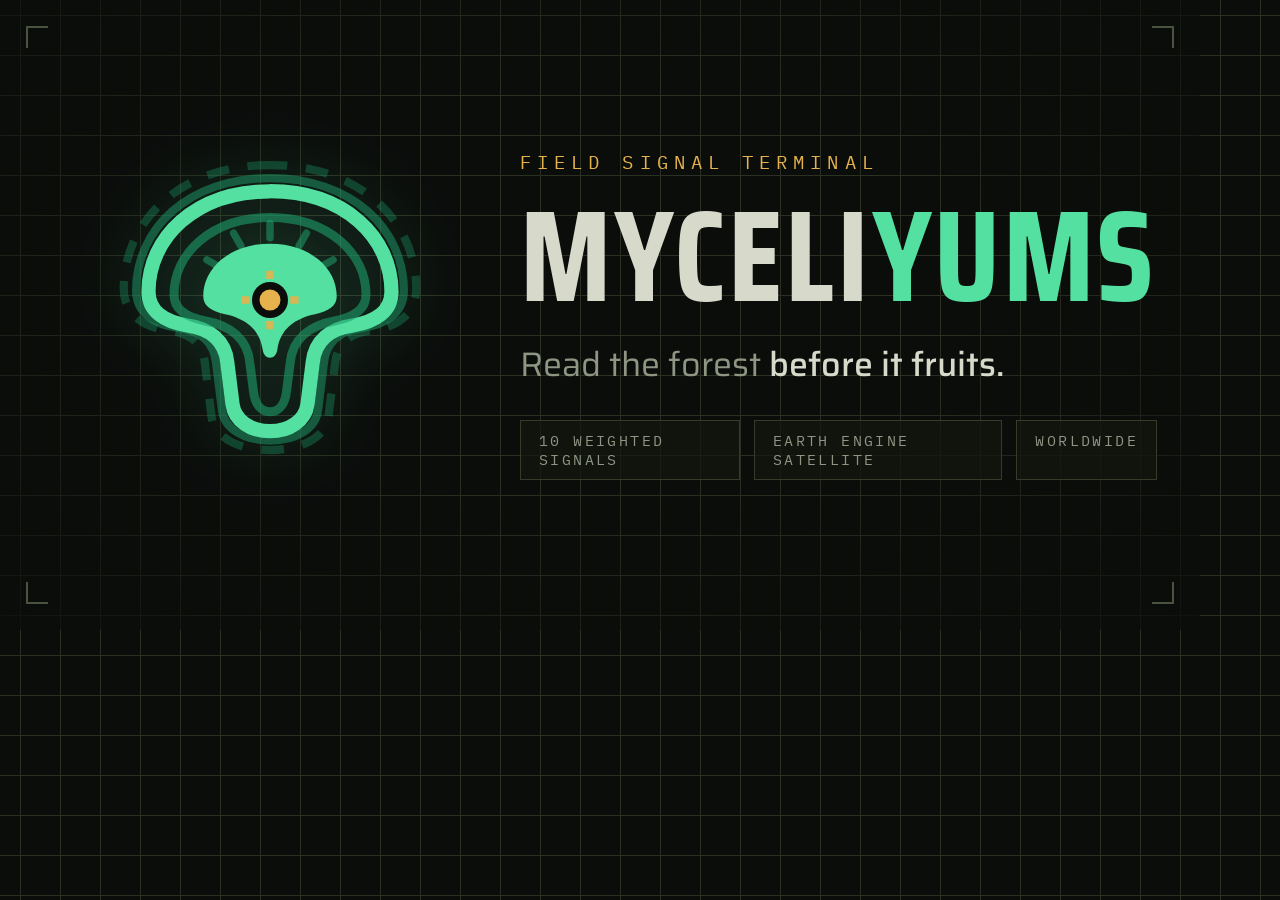
<file: docs/og-card.html>
<!DOCTYPE html>
<html lang="en">
<head>
<meta charset="UTF-8"></meta>
<title>OG Card — Myceliyums</title>
<link href="https://fonts.googleapis.com/css2?family=Saira+Condensed:wght@600;700&amp;family=Saira:wght@400;500&amp;family=IBM+Plex+Mono:wght@400;500;600&amp;display=swap" rel="stylesheet"></link>
<style>
  * { box-sizing: border-box; margin: 0; padding: 0; }
  html, body { width: 1200px; height: 630px; overflow: hidden; }
  body {
    background: #0B0D0B; color: #D7D9CB; font-family: 'Saira', sans-serif; position: relative;
    background-image: linear-gradient(#2B3022 1px, transparent 1px), linear-gradient(90deg, #2B3022 1px, transparent 1px);
    background-size: 40px 40px; background-position: center;
  }
  .vign { position: absolute; inset: 0; background: radial-gradient(ellipse at 50% 45%, transparent 40%, rgba(11,13,11,0.85) 100%); }
  .card { position: absolute; inset: 0; display: flex; align-items: center; gap: 70px; padding: 0 90px; }
  .mark { width: 360px; height: 360px; flex: none; filter: drop-shadow(0 0 34px rgba(84,224,160,0.22)); }
  .fig { font-family: 'IBM Plex Mono', monospace; font-size: 19px; letter-spacing: 0.32em; color: #E6B24C; margin-bottom: 22px; }
  h1 { font-family: 'Saira Condensed', sans-serif; font-weight: 700; font-size: 130px; line-height: 0.92; letter-spacing: 0.02em; text-transform: uppercase; }
  h1 b { color: #54E0A0; }
  .tag { font-size: 34px; font-weight: 400; color: #8E9583; margin-top: 26px; line-height: 1.3; }
  .tag b { color: #D7D9CB; font-weight: 500; }
  .chips { display: flex; gap: 14px; margin-top: 34px; }
  .chip { font-family: 'IBM Plex Mono', monospace; font-size: 15px; letter-spacing: 0.16em; color: #8E9583; border: 1px solid #363C2A; padding: 10px 18px; background: rgba(20,22,15,0.7); }
  .cut { position: absolute; width: 22px; height: 22px; }
  .cut::before, .cut::after { content: ""; position: absolute; background: #4a5240; }
  .cut::before { width: 22px; height: 2px; } .cut::after { width: 2px; height: 22px; }
  .cut.tl { top: 26px; left: 26px; } .cut.tl::before, .cut.tl::after { top: 0; left: 0; }
  .cut.tr { top: 26px; right: 26px; } .cut.tr::before { top: 0; right: 0; } .cut.tr::after { top: 0; right: 0; }
  .cut.bl { bottom: 26px; left: 26px; } .cut.bl::before { bottom: 0; left: 0; } .cut.bl::after { bottom: 0; left: 0; }
  .cut.br { bottom: 26px; right: 26px; } .cut.br::before { bottom: 0; right: 0; } .cut.br::after { bottom: 0; right: 0; }
</style>
</head>
<body>
  <div class="vign"></div>
  <div class="cut tl"></div><div class="cut tr"></div><div class="cut bl"></div><div class="cut br"></div>
  <div class="card">
    <svg class="mark" viewBox="0 0 48 48" fill="none" xmlns="http://www.w3.org/2000/svg">
      <path d="M24 4C12 4 4.5 11.5 4.5 20.5c0 3.4 2.6 5.2 6.2 5.6 2.5.3 4.3 1.6 4.6 4.2l.9 7.2c.3 2.7 3.4 4.5 7.8 4.5s7.5-1.8 7.8-4.5l.9-7.2c.3-2.6 2.1-3.9 4.6-4.2 3.6-.4 6.2-2.2 6.2-5.6C43.5 11.5 36 4 24 4Z" stroke="#1f9e6c" stroke-width="1.1" opacity="0.35" stroke-dasharray="3 2.5"></path>
      <path d="M24 5.75C13 5.75 6.15 12.6 6.15 20.7c0 3 2.35 4.6 5.7 5.05 2.7.35 4.65 1.8 4.95 4.55l.8 6.4c.3 2.45 2.9 4.05 6.4 4.05s6.1-1.6 6.4-4.05l.8-6.4c.3-2.75 2.25-4.2 4.95-4.55 3.35-.45 5.7-2.05 5.7-5.05C41.85 12.6 35 5.75 24 5.75Z" stroke="#1f9e6c" stroke-width="1.1" opacity="0.5"></path>
      <path d="M24 7.5C14 7.5 7.8 13.7 7.8 20.9c0 2.6 2.1 4 5.2 4.5 2.9.4 5 2 5.3 4.9l.7 5.6c.3 2.2 2.4 3.6 5 3.6s4.7-1.4 5-3.6l.7-5.6c.3-2.9 2.4-4.5 5.3-4.9 3.1-.5 5.2-1.9 5.2-4.5C40.2 13.7 34 7.5 24 7.5Z" stroke="#54E0A0" stroke-width="1.9"></path>
      <path d="M24 11c-7.8 0-12.8 4.8-12.8 10.3 0 1.9 1.6 3 4.2 3.5 3.3.6 5.6 2.4 5.9 5.5l.5 3.9c.2 1.7 1 2.7 2.2 2.7s2-1 2.2-2.7l.5-3.9c.3-3.1 2.6-4.9 5.9-5.5 2.6-.5 4.2-1.6 4.2-3.5C36.8 15.8 31.8 11 24 11Z" stroke="#1f9e6c" stroke-width="1.2" opacity="0.6"></path>
      <path d="M24 13.7V11.8M27.9 14.75 28.85 13.1M20.1 14.75 19.15 13.1M30.75 17.6 32.4 16.65M17.25 17.6 15.6 16.65" stroke="#1f9e6c" stroke-width="1" opacity="0.55" stroke-linecap="round"></path>
      <path d="M24 14.5c-5.4 0-8.9 3.3-8.9 7 0 1.3 1.1 2 2.9 2.4 2.7.55 4.6 2 5 4.6.1.8.5 1.2 1 1.2s.9-.4 1-1.2c.4-2.6 2.3-4.05 5-4.6 1.8-.4 2.9-1.1 2.9-2.4 0-3.7-3.5-7-8.9-7Z" fill="#54E0A0"></path>
      <circle cx="24" cy="22" r="2.4" fill="#0B0D0B"></circle>
      <path d="M24 18.1v1.1M24 24.8v1.1M20.2 22h1.1M26.7 22h1.1" stroke="#E6B24C" stroke-width="1" opacity="0.9"></path>
      <circle cx="24" cy="22" r="1.4" fill="#E6B24C"></circle>
    </svg>
    <div>
      <div class="fig">FIELD SIGNAL TERMINAL</div>
      <h1>Myceli<b>yums</b></h1>
      <div class="tag">Read the forest <b>before it fruits.</b></div>
      <div class="chips">
        <span class="chip">10 WEIGHTED SIGNALS</span>
        <span class="chip">EARTH ENGINE SATELLITE</span>
        <span class="chip">WORLDWIDE</span>
      </div>
    </div>
  </div>
</body>
</html>
</file>
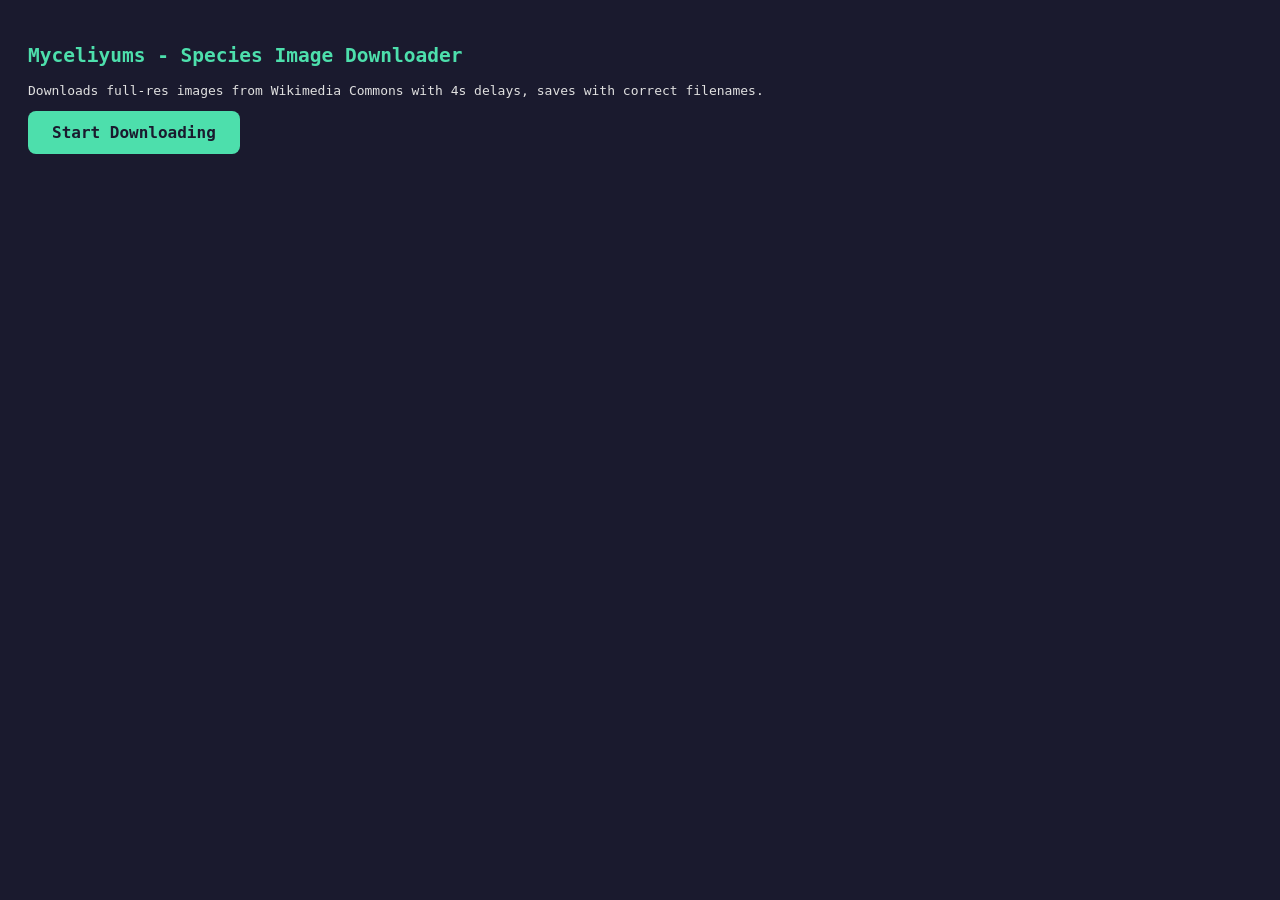
<file: app/src/main/assets/species_images/downloader.html>
<!DOCTYPE html>
<html><head><meta charset="utf-8"><title>Species Image Downloader</title>
<style>
body { font-family: monospace; background: #1a1a2e; color: #e0e0e0; padding: 20px; }
h2 { color: #4ddfac; }
.ok { color: #4ddfac; } .fail { color: #ff6b6b; } .wait { color: #e8c86b; } .info { color: #88f; }
#log { white-space: pre-wrap; line-height: 1.6; }
button { background: #4ddfac; color: #1a1a2e; border: none; padding: 12px 24px; font-size: 16px; font-weight: bold; cursor: pointer; border-radius: 8px; font-family: monospace; }
button:disabled { background: #555; color: #999; cursor: wait; }
</style></head>
<body>
<h2>Myceliyums - Species Image Downloader</h2>
<p>Downloads full-res images from Wikimedia Commons with 4s delays, saves with correct filenames.</p>
<button id="startBtn" onclick="startDownloads()">Start Downloading</button>
<div id="log"></div>
<script>
const images = [
  ["amanita_muscaria_1.jpg","https://upload.wikimedia.org/wikipedia/commons/3/32/Amanita_muscaria_3_vliegenzwammen_op_rij.jpg"],
  ["amanita_muscaria_2.jpg","https://upload.wikimedia.org/wikipedia/commons/0/05/Amanita_muscaria_%28fly_agaric%29.JPG"],
  ["amanita_muscaria_3.jpg","https://upload.wikimedia.org/wikipedia/commons/d/d2/Amanita_muscaria_%28fly_agaric%29_2.JPG"],
  ["psilocybe_subaeruginosa_1.jpg","https://upload.wikimedia.org/wikipedia/commons/5/5d/Psilocybe_subaeruginosa.jpg"],
  ["psilocybe_subaeruginosa_2.jpg","https://upload.wikimedia.org/wikipedia/commons/a/a4/Psilocybe.subaeruginosa.1.jpg"],
  ["psilocybe_subaeruginosa_3.jpg","https://upload.wikimedia.org/wikipedia/commons/0/01/Psilocybe_subaeruginosa_3.jpg"],
  ["omphalotus_nidiformis_1.jpg","https://upload.wikimedia.org/wikipedia/commons/8/8e/Omphalotus_nidiformis_Binnamittalong_1.jpg"],
  ["omphalotus_nidiformis_2.jpg","https://upload.wikimedia.org/wikipedia/commons/c/c9/Bioluminescent_Omphalotus_nidiformis.jpg"],
  ["omphalotus_nidiformis_3.jpg","https://upload.wikimedia.org/wikipedia/commons/f/fe/Omphalotus_nidiformis.jpg"],
  ["gymnopilus_junonius_1.jpg","https://upload.wikimedia.org/wikipedia/commons/2/2c/Gymnopilus_junonius_JPG1.jpg"],
  ["gymnopilus_junonius_2.jpg","https://upload.wikimedia.org/wikipedia/commons/8/82/Gymnopilus_junonius_a2.jpg"],
  ["gymnopilus_junonius_3.jpg","https://upload.wikimedia.org/wikipedia/commons/a/ac/Gymnopilus_junonius.jpg"],
  ["favolaschia_calocera_1.jpg","https://upload.wikimedia.org/wikipedia/commons/4/44/Favolaschia_calocera_G11.jpg"],
  ["favolaschia_calocera_2.jpg","https://upload.wikimedia.org/wikipedia/commons/1/10/Favolaschia_calocera_02.jpg"],
  ["favolaschia_calocera_3.jpg","https://upload.wikimedia.org/wikipedia/commons/b/b8/Favolaschia_calocera.jpg"],
  ["amanita_phalloides_1.jpg","https://upload.wikimedia.org/wikipedia/commons/9/99/Amanita_phalloides_1.JPG"],
  ["amanita_phalloides_2.jpg","https://upload.wikimedia.org/wikipedia/commons/a/a8/Amanita_phalloides_var._alba.jpg"],
  ["amanita_phalloides_3.jpg","https://upload.wikimedia.org/wikipedia/commons/e/e6/Amanita_phalloides_young.jpg"],
  ["macrolepiota_clelandii_1.jpg","https://upload.wikimedia.org/wikipedia/commons/f/f2/Macrolepiota_clelandii.jpg"],
  ["macrolepiota_clelandii_2.jpg","https://upload.wikimedia.org/wikipedia/commons/5/54/Macrolepiota_clelandii_02.jpg"],
  ["macrolepiota_clelandii_3.jpg","https://upload.wikimedia.org/wikipedia/commons/d/dd/Macrolepiota_dolichaula.jpg"],
  ["cortinarius_archeri_1.jpg","https://upload.wikimedia.org/wikipedia/commons/a/a2/Cortinarius_archeri.jpg"],
  ["cortinarius_archeri_2.jpg","https://upload.wikimedia.org/wikipedia/commons/5/57/Purple_Cortinarius.jpg"],
  ["cortinarius_archeri_3.jpg","https://upload.wikimedia.org/wikipedia/commons/e/e6/Cortinarius_violaceus_2.jpg"],
  ["mycena_interrupta_1.jpg","https://upload.wikimedia.org/wikipedia/commons/0/00/Mycena_interrupta.jpg"],
  ["mycena_interrupta_2.jpg","https://upload.wikimedia.org/wikipedia/commons/0/06/Mycena_interrupta_1.jpg"],
  ["mycena_interrupta_3.jpg","https://upload.wikimedia.org/wikipedia/commons/6/68/Mycena_interrupta_55555.jpg"],
  ["aseroe_rubra_1.jpg","https://upload.wikimedia.org/wikipedia/commons/4/47/Aseroe_rubra.jpg"],
  ["aseroe_rubra_2.jpg","https://upload.wikimedia.org/wikipedia/commons/a/a1/Starfish_fungus_aseroe_rubra.jpg"],
  ["aseroe_rubra_3.jpg","https://upload.wikimedia.org/wikipedia/commons/0/0e/Aseroe_rubra_02.jpg"],
  ["hypholoma_fasciculare_1.jpg","https://upload.wikimedia.org/wikipedia/commons/9/94/Hypholoma_fasciculare.jpg"],
  ["hypholoma_fasciculare_2.jpg","https://upload.wikimedia.org/wikipedia/commons/5/5a/Schwefelk%C3%B6pfe.jpg"],
  ["hypholoma_fasciculare_3.jpg","https://upload.wikimedia.org/wikipedia/commons/a/ab/Hypholoma_fasciculare_LC0163.jpg"],
  ["coprinus_comatus_1.jpg","https://upload.wikimedia.org/wikipedia/commons/a/a9/Coprinus_comatus_at_the_side_of_a_road.jpg"],
  ["coprinus_comatus_2.jpg","https://upload.wikimedia.org/wikipedia/commons/1/12/Coprinus_comatus_17.jpg"],
  ["coprinus_comatus_3.jpg","https://upload.wikimedia.org/wikipedia/commons/6/63/Coprinus_comatus_20051026_110.jpg"],
  ["trametes_versicolor_1.jpg","https://upload.wikimedia.org/wikipedia/commons/a/a5/Trametes_versicolor_G4.JPG"],
  ["trametes_versicolor_2.jpg","https://upload.wikimedia.org/wikipedia/commons/d/d5/Trametes_versicolor_%28Turkey_Tail%29.jpg"],
  ["trametes_versicolor_3.jpg","https://upload.wikimedia.org/wikipedia/commons/7/7b/Trametes_versicolor_2012_G1.jpg"],
  ["pleurotus_ostreatus_1.jpg","https://upload.wikimedia.org/wikipedia/commons/c/c2/Pleurotus_ostreatus_JPG7.jpg"],
  ["pleurotus_ostreatus_2.jpg","https://upload.wikimedia.org/wikipedia/commons/9/9a/Oyster_mushroom_%28Pleurotus_ostreatus%29_on_fallen_beech_trunk.jpg"],
  ["pleurotus_ostreatus_3.jpg","https://upload.wikimedia.org/wikipedia/commons/e/ec/Pleurotus_ostreatus%2C_oyster_mushroom.jpg"],
  ["armillaria_luteobubalina_1.jpg","https://upload.wikimedia.org/wikipedia/commons/9/93/Armillaria_luteobubalina.jpg"],
  ["armillaria_luteobubalina_2.jpg","https://upload.wikimedia.org/wikipedia/commons/b/b6/Armillaria_luteobubalina_1.jpg"],
  ["armillaria_luteobubalina_3.jpg","https://upload.wikimedia.org/wikipedia/commons/7/76/Armillaria.jpg"]
];

const log = document.getElementById('log');
function addLog(msg, cls) { log.innerHTML += `<span class="${cls}">${msg}</span>\n`; }
function sleep(ms) { return new Promise(r => setTimeout(r, ms)); }

async function startDownloads() {
  const btn = document.getElementById('startBtn');
  btn.disabled = true;
  btn.textContent = 'Downloading...';
  let ok = 0, fail = 0;
  addLog(`Starting ${images.length} downloads with 4s delays...\n`, 'info');

  for (let i = 0; i < images.length; i++) {
    const [fname, url] = images[i];
    addLog(`[${i+1}/${images.length}] ${fname} ... `, 'info');
    try {
      const resp = await fetch(url);
      if (!resp.ok) throw new Error(`HTTP ${resp.status}`);
      const blob = await resp.blob();
      const objUrl = URL.createObjectURL(blob);
      const a = document.createElement('a');
      a.href = objUrl;
      a.download = fname;
      document.body.appendChild(a);
      a.click();
      document.body.removeChild(a);
      URL.revokeObjectURL(objUrl);
      addLog(`OK (${(blob.size/1024).toFixed(0)}KB)`, 'ok');
      ok++;
    } catch(e) {
      addLog(`FAIL: ${e.message}`, 'fail');
      fail++;
    }
    if (i < images.length - 1) {
      addLog(`  waiting 4s...`, 'wait');
      await sleep(4000);
    }
  }
  addLog(`\n=== Done: ${ok} OK, ${fail} failed ===`, ok === images.length ? 'ok' : 'fail');
  addLog(`\nFiles are in your Downloads folder.`, 'info');
  addLog(`Move them to: app/src/main/assets/species_images/`, 'info');
  btn.textContent = 'Done';
}
</script></body></html>
</file>
